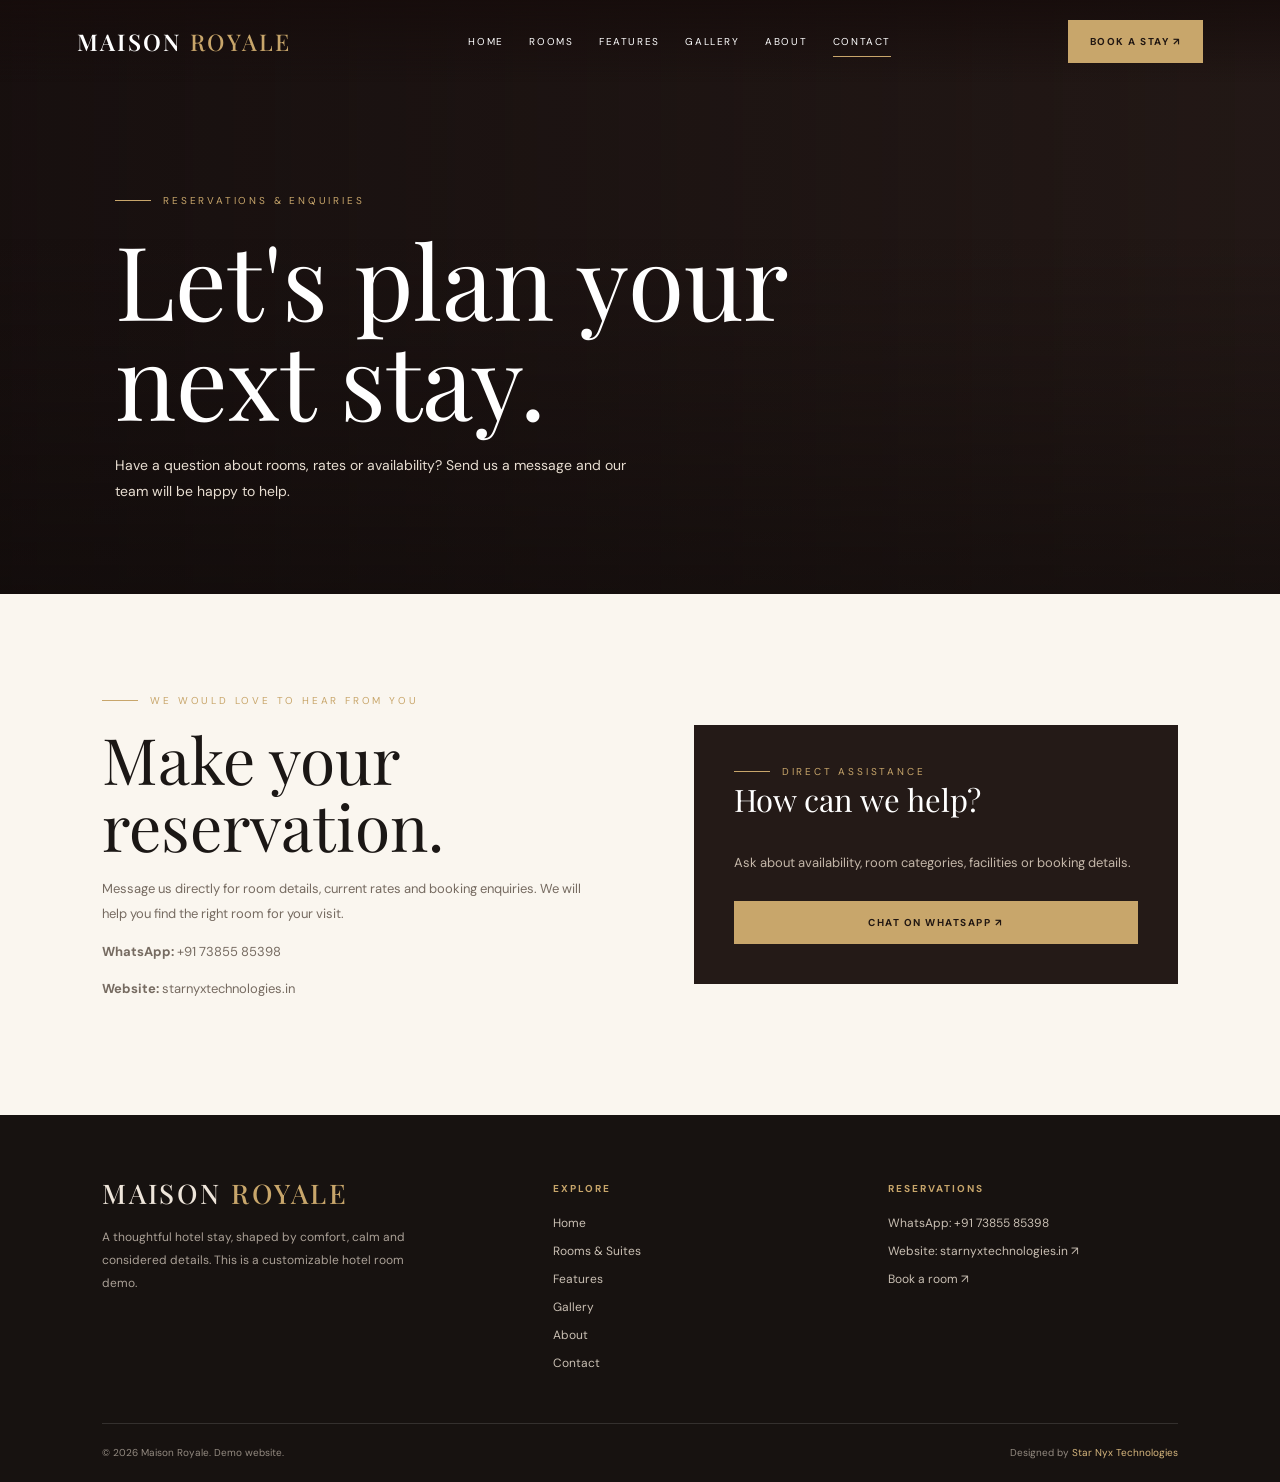
<file: contact.html>
<!doctype html>
<html lang="en">
<head>
<meta charset="utf-8">
<meta name="viewport" content="width=device-width,initial-scale=1">
<meta name="theme-color" content="#3b1010">
<title>Contact & Booking | Maison Royale</title>

<link rel="stylesheet" href="./style.css">
</head>

<body>

<div class="loader">
<div>MAISON ROYALE<i></i><small>An elevated stay</small></div>
</div>

<header>

<a class="logo" href="index.html">MAISON <b>ROYALE</b></a>

<button class="menu" aria-label="Open navigation">☰</button>

<nav>
<a href="index.html">Home</a>
<a href="rooms.html">Rooms</a>
<a href="features.html">Features</a>
<a href="gallery.html">Gallery</a>
<a href="about.html">About</a>
<a class="active" href="contact.html">Contact</a>
</nav>

<a class="nav-book" href="https://wa.me/917385585398?text=Hello%2C%20I%20would%20like%20to%20enquire%20about%20a%20room." target="_blank" rel="noopener">Book a Stay ↗</a>

</header>

<main>

<section class="page-hero" style="--hero:url('https://images.unsplash.com/photo-1566073771259-6a8506099945?auto=format&fit=crop&w=2200&q=90')">

<div class="inner">

<div class="eyebrow">Reservations & enquiries</div>

<h1>Let's plan your<br>next stay.</h1>

<p>Have a question about rooms, rates or availability? Send us a message and our team will be happy to help.</p>

</div>

</section>


<section class="section">

<div class="wrap contact-grid">

<div class="reveal left">

<div class="eyebrow">We would love to hear from you</div>

<h2>Make your<br>reservation.</h2>

<p>Message us directly for room details, current rates and booking enquiries. We will help you find the right room for your visit.</p>

<p><strong>WhatsApp:</strong> +91 73855 85398</p>

<p>
<strong>Website:</strong>
<a href="https://www.starnyxtechnologies.in/" target="_blank" rel="noopener">starnyxtechnologies.in</a>
</p>

</div>


<div class="contact-box reveal right">

<div class="eyebrow">Direct assistance</div>

<h3>How can we help?</h3>

<p>Ask about availability, room categories, facilities or booking details.</p>

<a class="btn" href="https://wa.me/917385585398?text=Hello%2C%20I%20would%20like%20to%20enquire%20about%20a%20hotel%20room." target="_blank" rel="noopener">
Chat on WhatsApp ↗
</a>

</div>

</div>

</section>

</main>


<footer>

<div class="foot-top">

<div>

<div class="foot-brand">MAISON <b>ROYALE</b></div>

<p>A thoughtful hotel stay, shaped by comfort, calm and considered details. This is a customizable hotel room demo.</p>

</div>


<div class="foot-col">

<h4>Explore</h4>

<a href="index.html">Home</a>
<a href="rooms.html">Rooms & Suites</a>
<a href="features.html">Features</a>
<a href="gallery.html">Gallery</a>
<a href="about.html">About</a>
<a href="contact.html">Contact</a>

</div>


<div class="foot-col">

<h4>Reservations</h4>

<a href="https://wa.me/917385585398" target="_blank" rel="noopener">WhatsApp: +91 73855 85398</a>

<a href="https://www.starnyxtechnologies.in/" target="_blank" rel="noopener">Website: starnyxtechnologies.in ↗</a>

<a href="https://wa.me/917385585398?text=Hello%2C%20I%20would%20like%20to%20book%20a%20room." target="_blank" rel="noopener">Book a room ↗</a>

</div>

</div>


<div class="foot-bottom">

<span>© <span class="year"></span> Maison Royale. Demo website.</span>

<span>
Designed by
<a href="https://www.starnyxtechnologies.in/" target="_blank" rel="noopener">Star Nyx Technologies</a>
</span>

</div>

</footer>


<div class="lightbox">

<button aria-label="Close">×</button>

<img alt="Gallery preview">

</div>


<script src="./script.js"></script>

</body>
</html>
</file>
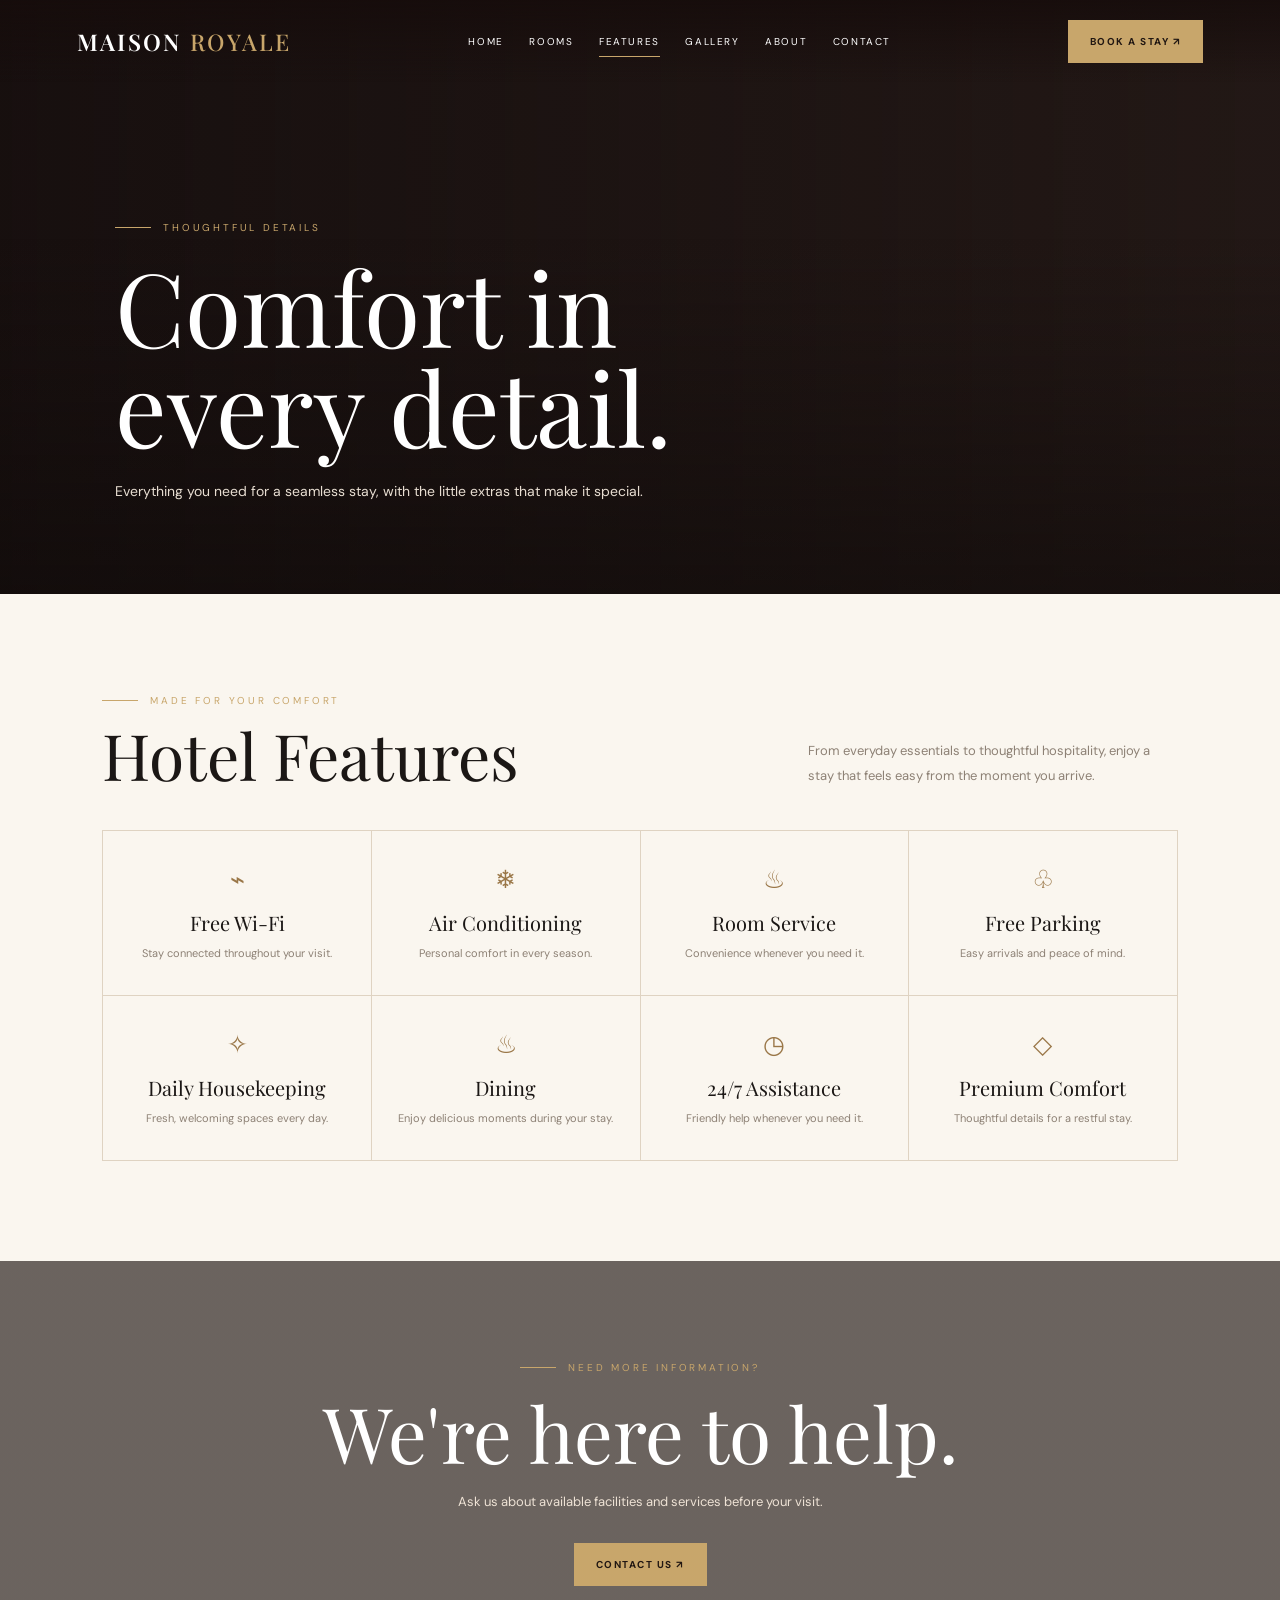
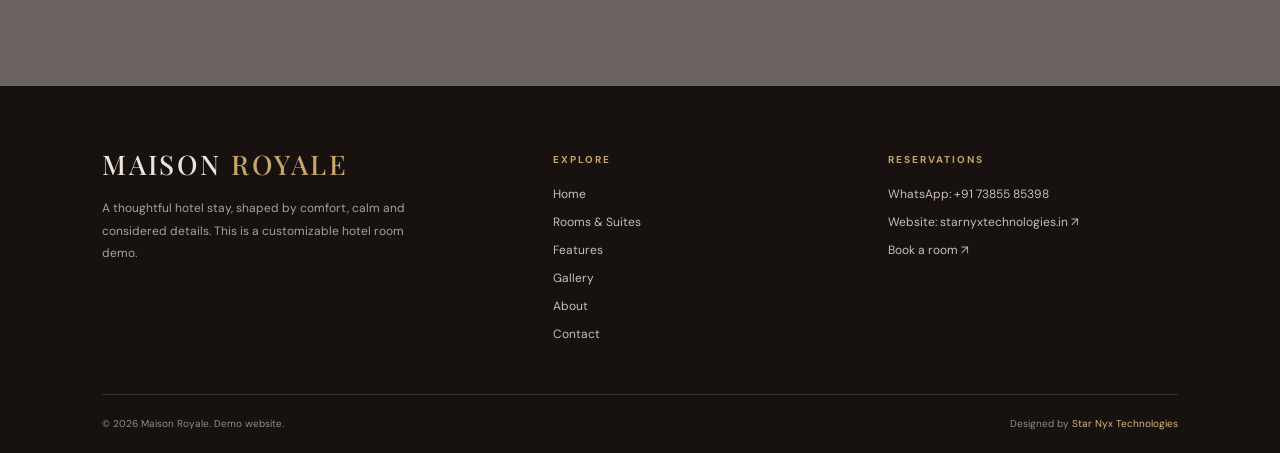
<file: features.html>
<!doctype html>
<html lang="en">
<head>
<meta charset="utf-8">
<meta name="viewport" content="width=device-width,initial-scale=1">
<meta name="theme-color" content="#3b1010">
<title>Hotel Features | Maison Royale</title>

<link rel="stylesheet" href="./style.css">
</head>

<body>

<div class="loader">
<div>MAISON ROYALE<i></i><small>An elevated stay</small></div>
</div>

<header>
<a class="logo" href="index.html">MAISON <b>ROYALE</b></a>

<button class="menu" aria-label="Open navigation">☰</button>

<nav>
<a href="index.html">Home</a>
<a href="rooms.html">Rooms</a>
<a class="active" href="features.html">Features</a>
<a href="gallery.html">Gallery</a>
<a href="about.html">About</a>
<a href="contact.html">Contact</a>
</nav>

<a class="nav-book" href="https://wa.me/917385585398?text=Hello%2C%20I%20would%20like%20to%20enquire%20about%20a%20room." target="_blank" rel="noopener">Book a Stay ↗</a>
</header>

<main>

<section class="page-hero" style="--hero:url('https://images.unsplash.com/photo-1578683010236-d716f9a3f461?auto=format&fit=crop&w=2200&q=90')">
<div class="inner">
<div class="eyebrow">Thoughtful details</div>
<h1>Comfort in<br>every detail.</h1>
<p>Everything you need for a seamless stay, with the little extras that make it special.</p>
</div>
</section>

<section class="section">
<div class="wrap">

<div class="heading reveal">
<div>
<div class="eyebrow">Made for your comfort</div>
<h2>Hotel Features</h2>
</div>
<p>From everyday essentials to thoughtful hospitality, enjoy a stay that feels easy from the moment you arrive.</p>
</div>

<div class="amenities">

<div class="amenity reveal">
<div class="ico">⌁</div>
<h3>Free Wi-Fi</h3>
<p>Stay connected throughout your visit.</p>
</div>

<div class="amenity reveal d1">
<div class="ico">❄</div>
<h3>Air Conditioning</h3>
<p>Personal comfort in every season.</p>
</div>

<div class="amenity reveal d2">
<div class="ico">♨</div>
<h3>Room Service</h3>
<p>Convenience whenever you need it.</p>
</div>

<div class="amenity reveal d3">
<div class="ico">♧</div>
<h3>Free Parking</h3>
<p>Easy arrivals and peace of mind.</p>
</div>

<div class="amenity reveal">
<div class="ico">✧</div>
<h3>Daily Housekeeping</h3>
<p>Fresh, welcoming spaces every day.</p>
</div>

<div class="amenity reveal d1">
<div class="ico">♨</div>
<h3>Dining</h3>
<p>Enjoy delicious moments during your stay.</p>
</div>

<div class="amenity reveal d2">
<div class="ico">◷</div>
<h3>24/7 Assistance</h3>
<p>Friendly help whenever you need it.</p>
</div>

<div class="amenity reveal d3">
<div class="ico">◇</div>
<h3>Premium Comfort</h3>
<p>Thoughtful details for a restful stay.</p>
</div>

</div>
</div>
</section>

<section class="banner">
<div class="reveal">
<div class="eyebrow" style="justify-content:center">Need more information?</div>
<h2>We're here to help.</h2>
<p>Ask us about available facilities and services before your visit.</p>
<a class="btn" href="contact.html">Contact us ↗</a>
</div>
</section>

</main>

<footer>

<div class="foot-top">

<div>
<div class="foot-brand">MAISON <b>ROYALE</b></div>
<p>A thoughtful hotel stay, shaped by comfort, calm and considered details. This is a customizable hotel room demo.</p>
</div>

<div class="foot-col">
<h4>Explore</h4>
<a href="index.html">Home</a>
<a href="rooms.html">Rooms & Suites</a>
<a href="features.html">Features</a>
<a href="gallery.html">Gallery</a>
<a href="about.html">About</a>
<a href="contact.html">Contact</a>
</div>

<div class="foot-col">
<h4>Reservations</h4>
<a href="https://wa.me/917385585398" target="_blank" rel="noopener">WhatsApp: +91 73855 85398</a>
<a href="https://www.starnyxtechnologies.in/" target="_blank" rel="noopener">Website: starnyxtechnologies.in ↗</a>
<a href="https://wa.me/917385585398?text=Hello%2C%20I%20would%20like%20to%20book%20a%20room." target="_blank" rel="noopener">Book a room ↗</a>
</div>

</div>

<div class="foot-bottom">
<span>© <span class="year"></span> Maison Royale. Demo website.</span>
<span>Designed by <a href="https://www.starnyxtechnologies.in/" target="_blank" rel="noopener">Star Nyx Technologies</a></span>
</div>

</footer>

<div class="lightbox">
<button aria-label="Close">×</button>
<img alt="Gallery preview">
</div>

<script src="./script.js"></script>

</body>
</html>
</file>
<file: style.css>
@import url('https://fonts.googleapis.com/css2?family=DM+Sans:wght@400;500;600;700&family=Playfair+Display:wght@400;500;600;700&display=swap');
:root{--ink:#1b1715;--wine:#651d1c;--wine2:#3b1010;--paper:#faf6ef;--cream:#eee4d6;--gold:#c8a66b;--muted:#8d8175;--line:#dfd3c2;--serif:'Playfair Display',Georgia,serif;--sans:'DM Sans',Arial,sans-serif}
*{box-sizing:border-box}html{scroll-behavior:smooth;scroll-padding-top:90px}body{margin:0;background:var(--paper);color:var(--ink);font-family:var(--sans);overflow-x:hidden}a{color:inherit;text-decoration:none}img{display:block;max-width:100%}.loader{position:fixed;inset:0;z-index:9999;background:var(--wine2);display:grid;place-items:center;color:white;animation:loaderOut .7s ease 1.35s forwards;pointer-events:none}.loader div{text-align:center;font:500 clamp(25px,5vw,48px) var(--serif);letter-spacing:.14em;animation:rise .8s ease both}.loader small{display:block;margin-top:13px;font:10px var(--sans);letter-spacing:.35em;color:var(--gold);text-transform:uppercase}.loader i{display:block;width:0;height:1px;background:var(--gold);margin:17px auto;animation:line 1s .2s forwards}@keyframes loaderOut{to{opacity:0;visibility:hidden}}@keyframes rise{from{opacity:0;transform:translateY(18px)}to{opacity:1;transform:none}}@keyframes line{to{width:140px}}
header{height:82px;position:fixed;z-index:1000;top:0;left:0;width:100%;padding:0 6%;display:flex;align-items:center;justify-content:space-between;color:#fff;background:linear-gradient(#160c0bd9,transparent);transition:.35s}header.scrolled{height:70px;background:#241211f2;backdrop-filter:blur(14px);box-shadow:0 8px 30px #0002}.logo{font:600 23px var(--serif);letter-spacing:.1em;white-space:nowrap}.logo b{color:var(--gold);font-weight:500}nav{display:flex;gap:clamp(12px,2vw,28px);align-items:center}nav a{font-size:10px;letter-spacing:.16em;text-transform:uppercase;position:relative;padding:9px 0}nav a:after{content:"";position:absolute;left:0;bottom:0;width:0;height:1px;background:var(--gold);transition:.3s}nav a:hover:after,nav a.active:after{width:100%}.nav-book,.btn{display:inline-flex;align-items:center;justify-content:center;padding:14px 21px;background:var(--gold);color:#211712;border:1px solid var(--gold);font-size:10px;font-weight:700;letter-spacing:.15em;text-transform:uppercase;transition:.3s}.nav-book:hover,.btn:hover{background:transparent;color:var(--gold)}.menu{display:none;background:none;border:0;color:white;font-size:26px}
.page-hero{min-height:66vh;display:flex;align-items:end;position:relative;color:white;padding:150px 9% 75px;background:#261b18;overflow:hidden}.page-hero:before{content:"";position:absolute;inset:0;background:linear-gradient(90deg,#140d0dcc,#140d0d30),var(--hero) center/cover;animation:heroZoom 2s ease both}.page-hero:after{content:"";position:absolute;inset:0;background:linear-gradient(0deg,#100b0a8c,transparent 60%)}@keyframes heroZoom{from{transform:scale(1.12)}to{transform:scale(1)}}.page-hero .inner{position:relative;z-index:2;max-width:850px;animation:rise 1s .15s both}.eyebrow{display:flex;align-items:center;gap:12px;color:var(--gold);font-size:10px;letter-spacing:.28em;text-transform:uppercase}.eyebrow:before{content:"";height:1px;width:36px;background:var(--gold)}h1,h2,h3,p{margin-top:0}.page-hero h1{font:400 clamp(3.4rem,8vw,7rem)/.98 var(--serif);margin:22px 0}.page-hero p{max-width:530px;color:#e8ded2;line-height:1.9;font-size:14px}.wrap{width:min(1160px,84%);margin:auto}.section{padding:100px 0}.heading{display:flex;justify-content:space-between;align-items:end;gap:25px;margin-bottom:42px}.heading h2{font:400 clamp(2.5rem,5vw,4.3rem)/1.05 var(--serif);margin:14px 0 0}.heading p{max-width:370px;color:var(--muted);font-size:13px;line-height:1.9;margin:0}.reveal{opacity:0;transform:translateY(38px);transition:opacity .8s ease,transform .8s cubic-bezier(.2,.7,.2,1)}.reveal.left{transform:translateX(-40px)}.reveal.right{transform:translateX(40px)}.reveal.show{opacity:1;transform:none}.d1{transition-delay:.12s}.d2{transition-delay:.24s}.d3{transition-delay:.36s}
.home-hero{min-height:100svh;position:relative;color:white;display:flex;align-items:center;background:#211915;overflow:hidden}.home-hero:before{content:"";position:absolute;inset:0;background:linear-gradient(90deg,#130c0bd9,#130c0b25),url('https://images.unsplash.com/photo-1611892440504-42a792e24d32?auto=format&fit=crop&w=2400&q=90') center/cover;animation:heroZoom 2.6s ease both}.home-hero .content{position:relative;z-index:2;margin:100px 0 40px 10%;max-width:760px;animation:rise 1s .2s both}.home-hero h1{font:400 clamp(3.8rem,9vw,8rem)/.95 var(--serif);margin:25px 0}.home-hero h1 em{color:#d9bd8b}.home-hero p{max-width:470px;line-height:1.9;color:#eee3d7;font-size:14px;margin-bottom:30px}.outline{background:transparent;color:white;border-color:#ffffff90;margin-left:10px}.intro-grid{display:grid;grid-template-columns:1fr 1fr;gap:9%;align-items:center}.intro-img{position:relative}.intro-img img{height:500px;width:88%;object-fit:cover;position:relative;z-index:1}.intro-img:after{content:"";position:absolute;right:0;bottom:-22px;width:50%;height:62%;border:1px solid var(--gold)}.intro-copy h2{font:400 clamp(2.5rem,5vw,4.4rem)/1.08 var(--serif);margin:18px 0}.intro-copy p{font-size:13px;line-height:2;color:#756a60}.signature{font:italic 24px var(--serif);color:#9b7847;margin-top:25px}
.dark{background:#211a17;color:var(--paper)}.dark .heading p{color:#b9aea1}.cards{display:grid;grid-template-columns:repeat(3,1fr);gap:22px}.card{background:#2c231f;transition:transform .4s,box-shadow .4s}.card:hover{transform:translateY(-9px);box-shadow:0 20px 45px #0003}.card-img{height:285px;overflow:hidden;position:relative}.card-img img{height:100%;width:100%;object-fit:cover;transition:transform .8s}.card:hover img{transform:scale(1.08)}.tag{position:absolute;top:17px;left:17px;background:var(--gold);color:#211712;padding:8px 11px;font-size:9px;letter-spacing:.15em;text-transform:uppercase}.card-body{padding:24px}.card h3{font:400 27px var(--serif);margin-bottom:10px}.card p{font-size:12px;line-height:1.8;color:#bdb2a6;min-height:43px}.card-foot{border-top:1px solid #ffffff24;margin-top:18px;padding-top:17px;display:flex;justify-content:space-between;align-items:center}.price{font:400 23px var(--serif);color:#dfc28f}.price small{font:10px var(--sans);color:#bdb2a6}.link{color:var(--gold);font-size:9px;letter-spacing:.16em;text-transform:uppercase;border-bottom:1px solid #9c8054;padding-bottom:5px}
.amenities{display:grid;grid-template-columns:repeat(4,1fr);gap:1px;background:var(--line);border:1px solid var(--line)}.amenity{background:var(--paper);padding:32px 16px;text-align:center;transition:.3s}.amenity:hover{background:#f0e5d6;transform:translateY(-5px)}.amenity .ico{font-size:25px;color:#9a7748;margin-bottom:13px}.amenity h3{font:400 20px var(--serif);margin-bottom:8px}.amenity p{font-size:11px;color:var(--muted);line-height:1.7;margin:0}
.gallery-grid{display:grid;grid-template-columns:1.2fr .8fr .8fr;grid-template-rows:245px 245px;gap:13px}.gallery-item{overflow:hidden;position:relative;cursor:pointer;background:#ddd}.gallery-item:first-child{grid-row:span 2}.gallery-item:nth-child(4){grid-column:2/4}.gallery-item img{width:100%;height:100%;object-fit:cover;transition:transform .8s}.gallery-item:hover img{transform:scale(1.08)}.gallery-item:after{content:"VIEW PHOTO ↗";position:absolute;right:15px;bottom:15px;color:white;font-size:9px;letter-spacing:.15em;text-shadow:0 1px 8px #000}
.banner{padding:100px 8%;text-align:center;color:white;background:linear-gradient(#211713a8,#211713a8),url('https://images.unsplash.com/photo-1571896349842-33c89424de2d?auto=format&fit=crop&w=2000&q=85') center/cover fixed}.banner h2{font:400 clamp(2.8rem,6vw,5.4rem)/1.05 var(--serif);margin:18px 0}.banner p{max-width:580px;margin:0 auto 28px;color:#eee2d5;font-size:13px;line-height:1.9}
.contact-grid{display:grid;grid-template-columns:1fr 1fr;gap:10%;align-items:center}.contact-grid h2{font:400 clamp(2.7rem,5vw,4.6rem)/1.05 var(--serif);margin:18px 0}.contact-grid p{font-size:13px;line-height:1.9;color:#766b61}.contact-box{background:#241a17;color:white;padding:40px}.contact-box h3{font:400 31px var(--serif)}.contact-box p{color:#c4b7a9}.contact-box .btn{width:100%;margin-top:12px}
footer{background:#171210;color:#eee5da;padding:60px 8% 23px}.foot-top{display:grid;grid-template-columns:1.4fr 1fr 1fr;gap:45px;padding-bottom:40px;border-bottom:1px solid #ffffff20}.foot-brand{font:500 27px var(--serif);letter-spacing:.1em;margin-bottom:15px}.foot-brand b{color:var(--gold);font-weight:500}footer p{font-size:12px;line-height:1.9;color:#aaa096;max-width:330px}.foot-col h4{font-size:10px;letter-spacing:.2em;text-transform:uppercase;color:var(--gold);margin:7px 0 20px}.foot-col a{display:block;color:#c9bfb3;font-size:12px;margin:12px 0;transition:.2s}.foot-col a:hover{color:var(--gold)}.foot-bottom{display:flex;justify-content:space-between;gap:15px;flex-wrap:wrap;padding-top:22px;color:#938a80;font-size:10px}.foot-bottom a{color:#d7b77e}
.lightbox{position:fixed;inset:0;background:#080706ef;z-index:2000;display:none;align-items:center;justify-content:center;padding:20px}.lightbox.open{display:flex}.lightbox img{max-width:95%;max-height:88vh;object-fit:contain}.lightbox button{position:absolute;top:18px;right:25px;color:white;background:none;border:0;font-size:38px}
@media(max-width:900px){nav{gap:12px}nav a{font-size:9px}.cards{grid-template-columns:repeat(2,1fr)}.card:last-child{grid-column:span 2}.wrap{width:88%}.section{padding:82px 0}}
@media(max-width:680px){header{height:70px;padding:0 6%}.logo{font-size:19px}.menu{display:block}nav{display:none;position:absolute;top:70px;left:0;width:100%;background:#241211;padding:20px 7% 25px;flex-direction:column;align-items:flex-start;gap:15px}nav.open{display:flex}.nav-book{display:none}.page-hero{min-height:57vh;padding:130px 7% 55px}.page-hero h1{font-size:clamp(3.2rem,14vw,5rem)}.home-hero .content{margin:100px 7% 55px}.home-hero h1{font-size:clamp(3.5rem,15vw,5.5rem)}.wrap{width:86%}.section{padding:75px 0}.heading{display:block}.heading p{margin-top:15px}.intro-grid,.contact-grid{grid-template-columns:1fr;gap:50px}.intro-img img{height:360px}.cards{grid-template-columns:1fr}.card:last-child{grid-column:auto}.card-img{height:260px}.amenities{grid-template-columns:repeat(2,1fr)}.amenity{padding:24px 10px}.gallery-grid{grid-template-columns:1fr 1fr;grid-template-rows:210px 145px 145px}.gallery-item:first-child{grid-row:span 2}.gallery-item:nth-child(4){grid-column:1/3}.banner{background-attachment:scroll;padding:78px 7%}.contact-box{padding:29px 23px}.foot-top{grid-template-columns:1fr 1fr;gap:28px}.foot-top>div:first-child{grid-column:1/3}.foot-bottom{font-size:9px}}
@media(prefers-reduced-motion:reduce){*,*:before,*:after{animation-duration:.01ms!important;transition-duration:.01ms!important;scroll-behavior:auto!important}.reveal{opacity:1;transform:none}}
</file>
